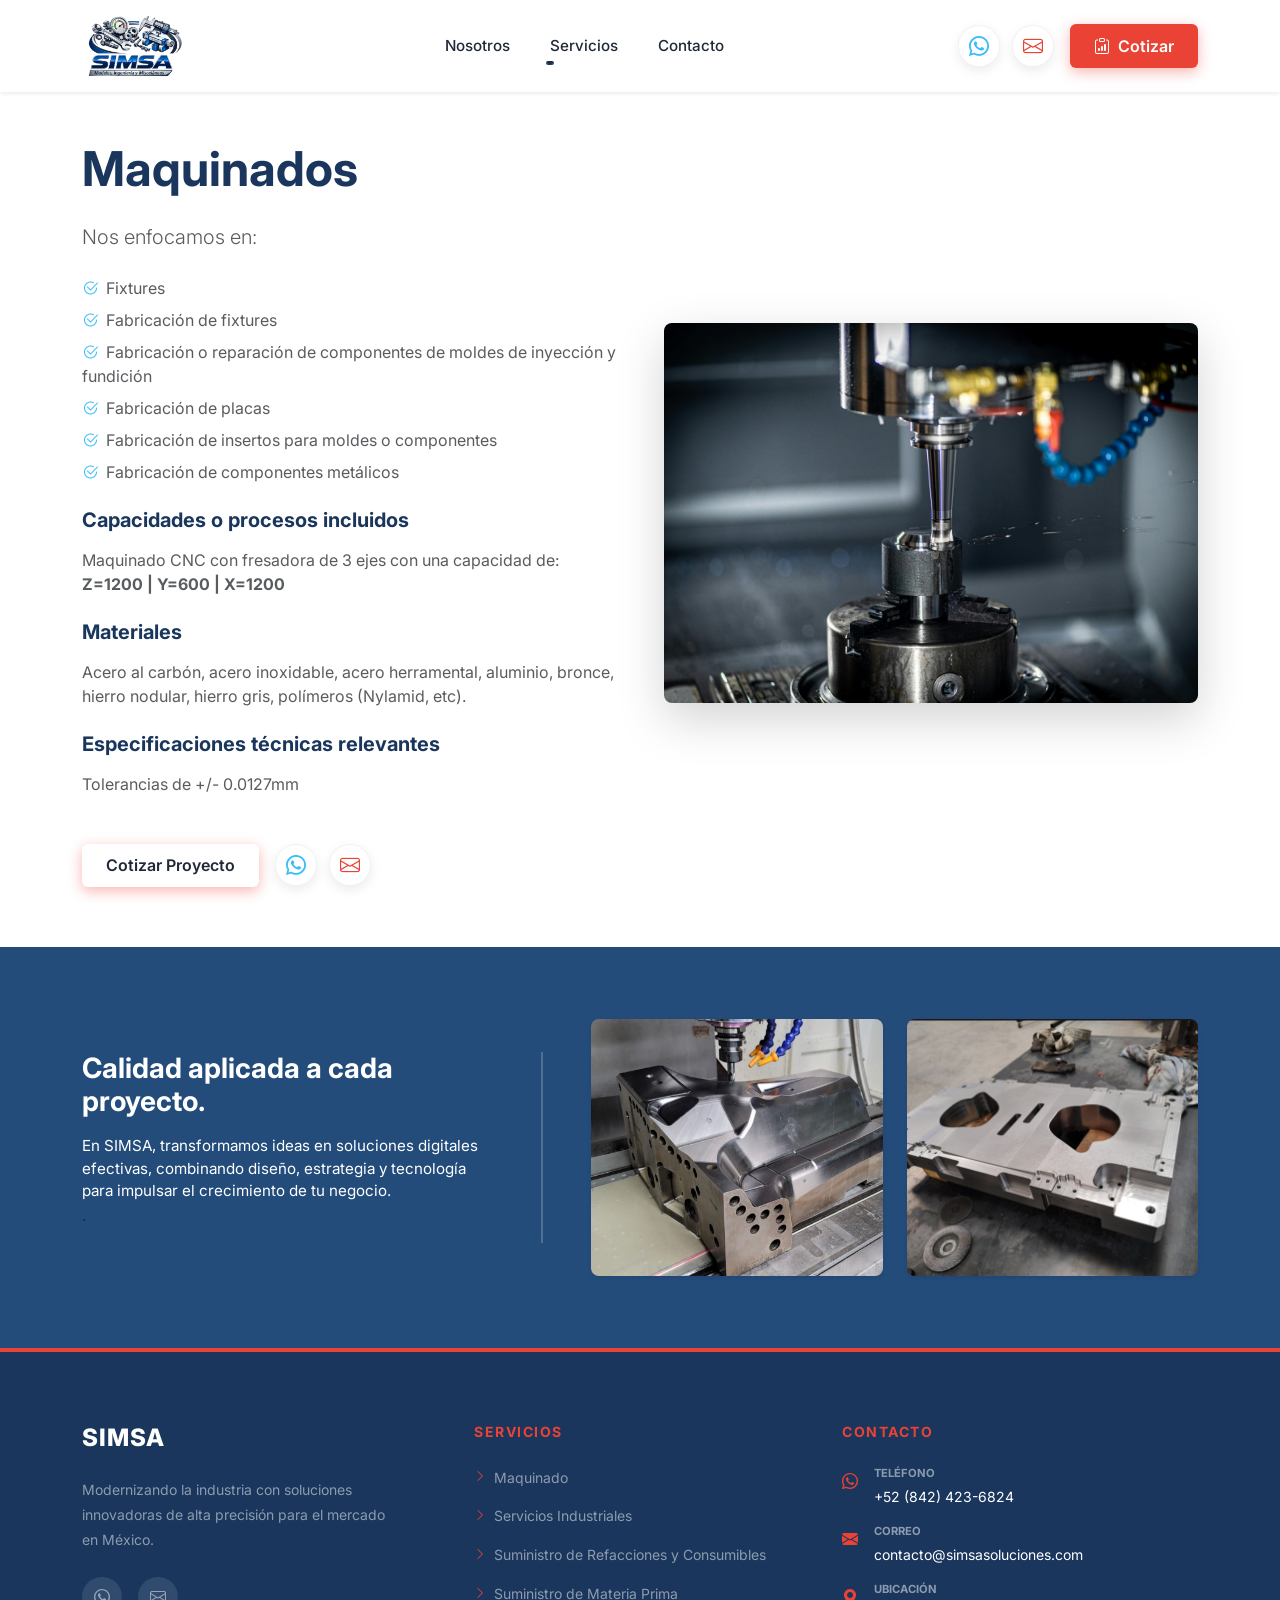
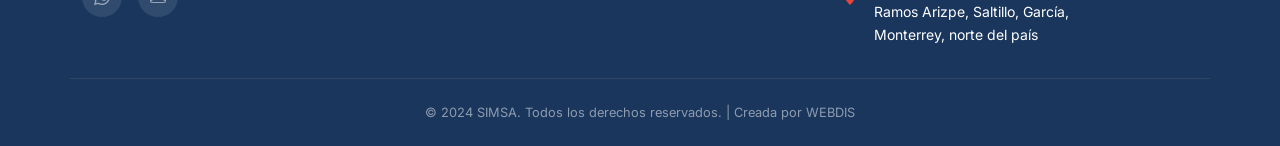
<file: maquinado.html>
<!DOCTYPE html>
<html lang="es">

<head>
    <meta charset="UTF-8">
    <meta name="viewport" content="width=device-width, initial-scale=1.0">
    <title>SIMSA - Maquinado</title>

    <!-- Google Fonts: Inter as the primary font -->
    <link rel="preconnect" href="https://fonts.googleapis.com">
    <link rel="preconnect" href="https://fonts.gstatic.com" crossorigin>
    <link href="https://fonts.googleapis.com/css2?family=Inter:wght@300;400;500;600;700;800&display=swap"
        rel="stylesheet">

    <!-- Bootstrap 5 CSS -->
    <link href="https://cdn.jsdelivr.net/npm/bootstrap@5.3.2/dist/css/bootstrap.min.css" rel="stylesheet">

    <!-- Bootstrap Icons -->
    <link rel="stylesheet" href="https://cdn.jsdelivr.net/npm/bootstrap-icons@1.11.1/font/bootstrap-icons.css">

    <!-- Custom CSS -->
    <link rel="stylesheet" href="css/style.css">
</head>

<body tabindex="0">

    <!-- Navbar -->
    <nav class="navbar navbar-expand-lg fixed-top py-3 bg-white shadow-sm" id="mainNavbar">
        <div class="container">
            <a class="navbar-brand d-flex align-items-center" href="index.html">
                <img src="imagenes/logosimsa.png" alt="SIMSA Logo" height="70" class="me-2"
                    style="margin-top: -10px; margin-bottom: -10px; overflow: visible;"
                    onerror="this.src=''; this.alt='SIMSA';">
            </a>

            <button class="navbar-toggler" type="button" data-bs-toggle="collapse" data-bs-target="#navbarNav">
                <span class="navbar-toggler-icon"></span>
            </button>

            <div class="collapse navbar-collapse justify-content-center" id="navbarNav">
                <ul class="navbar-nav gap-4">
                    <li class="nav-item">
                        <a class="nav-link" href="index.html#nosotros">Nosotros</a>
                    </li>
                    <li class="nav-item dropdown">
                        <a class="nav-link dropdown-toggle" href="index.html#servicios" id="navbarDropdown"
                            role="button" data-bs-toggle="dropdown" aria-expanded="false">
                            Servicios
                        </a>
                        <ul class="dropdown-menu border-0 shadow-sm rounded-3 py-3" aria-labelledby="navbarDropdown">
                            <li><a class="dropdown-item py-2" href="maquinado.html">Maquinado</a></li>
                            <li><a class="dropdown-item py-2" href="servicios_industriales.html">Servicios
                                    Industriales</a></li>
                            <li><a class="dropdown-item py-2" href="suministro_refacciones.html">Suministro de
                                    Refacciones y Consumibles</a></li>
                            <li><a class="dropdown-item py-2" href="suministro_materia_prima.html">Suministro de Materia
                                    Prima</a></li>
                        </ul>
                    </li>
                    <li class="nav-item">
                        <a class="nav-link" href="index.html#contacto">Contacto</a>
                    </li>
                </ul>
            </div>

            <!-- Contact Icons & Button -->
            <div class="d-none d-lg-flex align-items-center gap-3">
                <div class="contact-group">
                    <a href="https://wa.me/5218424236824" target="_blank" class="btn-contact-quick whatsapp" title="WhatsApp">
                        <i class="bi bi-whatsapp"></i>
                    </a>
                    <a href="mailto:contacto@simsasoluciones.com" class="btn-contact-quick gmail" title="Gmail">
                        <i class="bi bi-envelope"></i>
                    </a>
                </div>
                <a href="index.html#contacto" class="btn btn-primary btn-brand d-flex align-items-center"><i
                        class="bi bi-clipboard-data me-2"></i>Cotizar</a>
            </div>
        </div>
    </nav>

    <!-- Main Service Content -->
    <section class="service-detail-section" style="padding-top: 140px; padding-bottom: 60px;">
        <div class="container">
            <div class="row align-items-center gx-5">
                <!-- Left: Text -->
                <div class="col-lg-6 mb-5 mb-lg-0">
                    <h1 class="display-5 fw-bold mb-4 reveal" style="color: var(--brand-blue-dark); transition-delay: 0.1s;">Maquinados</h1>
                    <p class="text-muted lead mb-4 reveal" style="transition-delay: 0.2s;">Nos enfocamos en:</p>
                    <ul class="text-muted mb-4 list-unstyled">
                        <li class="mb-2 reveal" style="transition-delay: 0.3s;"><i class="bi bi-check2-circle text-brand-green me-2"></i>Fixtures</li>
                        <li class="mb-2 reveal" style="transition-delay: 0.4s;"><i class="bi bi-check2-circle text-brand-green me-2"></i>Fabricación de fixtures</li>
                        <li class="mb-2 reveal" style="transition-delay: 0.5s;"><i class="bi bi-check2-circle text-brand-green me-2"></i>Fabricación o reparación de componentes de moldes de inyección y fundición</li>
                        <li class="mb-2 reveal" style="transition-delay: 0.6s;"><i class="bi bi-check2-circle text-brand-green me-2"></i>Fabricación de placas</li>
                        <li class="mb-2 reveal" style="transition-delay: 0.7s;"><i class="bi bi-check2-circle text-brand-green me-2"></i>Fabricación de insertos para moldes o componentes</li>
                        <li class="mb-2 reveal" style="transition-delay: 0.8s;"><i class="bi bi-check2-circle text-brand-green me-2"></i>Fabricación de componentes metálicos</li>
                    </ul>

                    <h5 class="fw-bold mb-3 mt-4 reveal" style="color: var(--brand-blue-dark); transition-delay: 0.9s;">Capacidades o procesos incluidos</h5>
                    <p class="text-muted mb-4 reveal" style="transition-delay: 1.0s;">Maquinado CNC con fresadora de 3 ejes con una capacidad de:<br>
                    <strong>Z=1200 | Y=600 | X=1200</strong></p>

                    <h5 class="fw-bold mb-3 mt-4 reveal" style="color: var(--brand-blue-dark); transition-delay: 1.1s;">Materiales</h5>
                    <p class="text-muted mb-4 reveal" style="transition-delay: 1.2s;">Acero al carbón, acero inoxidable, acero herramental, aluminio, bronce, hierro nodular, hierro gris, polímeros (Nylamid, etc).</p>

                    <h5 class="fw-bold mb-3 mt-4 reveal" style="color: var(--brand-blue-dark); transition-delay: 1.3s;">Especificaciones técnicas relevantes</h5>
                    <p class="text-muted mb-5 reveal" style="transition-delay: 1.4s;">Tolerancias de +/- 0.0127mm</p>
                    
                    <div class="d-flex align-items-center gap-3 mt-4">
                        <a href="index.html#contacto" class="btn btn-brand reveal" style="transition-delay: 1.5s;">Cotizar Proyecto</a>
                        <div class="contact-group reveal" style="transition-delay: 1.6s;">
                            <a href="https://wa.me/5218424236824" target="_blank" class="btn-contact-quick whatsapp" title="WhatsApp">
                                <i class="bi bi-whatsapp"></i>
                            </a>
                            <a href="mailto:contacto@simsasoluciones.com" class="btn-contact-quick gmail" title="Gmail">
                                <i class="bi bi-envelope"></i>
                            </a>
                        </div>
                    </div>
                </div>
                <!-- Right: Image -->
                <div class="col-lg-6 reveal" style="transition-delay: 0.4s;">
                    <img src="imagenes/servicio_maquinado1.jpg" alt="Maquinados CNC" class="img-fluid rounded-3 shadow-lg w-100" style="height: 380px; object-fit: cover;">
                </div>
            </div>
        </div>
    </section>

    <!-- Bottom blue info section -->
    <section class="service-info-section py-5 d-flex align-items-center" style="min-height: 250px;">
        <div class="container py-4">
            <div class="row align-items-center gx-5">
                <!-- Left: Title and text -->
                <div class="col-lg-5 col-md-12 info-blue-left pe-lg-5">
                    <h3 class="fw-bold text-white mb-3">
  Calidad aplicada a cada proyecto.
</h3>

<p class="text-white mb-0 mt-1" style="font-size: 0.95rem;">
  En SIMSA, transformamos ideas en soluciones digitales efectivas, 
  combinando diseño, estrategia y tecnología para impulsar el crecimiento de tu negocio.
</p>
.</p>
                </div>
                <!-- Right: Two white boxes -->
                <div class="col-lg-7 col-md-12 ps-lg-5 mt-4 mt-lg-0">
                    <div class="row g-4 justify-content-center">

                        <!--imagen 1-->
                        <div class="col-sm-6 reveal" style="transition-delay: 0.2s;">
                            <img src="imagenes/servicio_maquinado2.jpeg" alt="Descripción 1" class="rounded-3 shadow-sm w-100 h-100" style="object-fit: cover; min-height: 140px;">
                        </div>
                        
                        <!--imagen 2-->
                        <div class="col-sm-6 reveal" style="transition-delay: 0.2s;">
                            <img src="imagenes/servicio_maquinado3.jpeg" alt="Descripción 1" class="rounded-3 shadow-sm w-100 h-100" style="object-fit: cover; min-height: 140px;">
                        </div>
                        
                    </div>
                </div>
            </div>
        </div>
    </section>

    <!-- Footer -->
    <footer class="footer pt-5 pb-4 mt-auto" style="background-color: var(--brand-blue-dark, #1a365d); border-top: 4px solid var(--brand-red, #ea4335);">
        <div class="container">
            <div class="row pt-4 pb-3">
                <!-- Branding -->
                <div class="col-lg-4 mb-4 mb-lg-0 pe-lg-5">
                    <h5 class="fw-black mb-4 text-white fs-4" style="letter-spacing: 1px;">SIMSA</h5>
                    <p class="text-white-50 small mb-4" style="line-height: 1.8;">
                        Modernizando la industria con soluciones innovadoras de alta precisión para el mercado en México.
                    </p>
                    <div class="d-flex align-items-center gap-3 mt-3">
                        <a href="https://wa.me/5218424236824" target="_blank" class="text-white-50 bg-light bg-opacity-10 rounded-circle d-flex align-items-center justify-content-center transition-all bg-hover-brand" style="width: 40px; height: 40px; text-decoration: none;" title="WhatsApp">
                            <i class="bi bi-whatsapp"></i>
                        </a>
                        <a href="mailto:contacto@simsasoluciones.com" class="text-white-50 bg-light bg-opacity-10 rounded-circle d-flex align-items-center justify-content-center transition-all bg-hover-brand" style="width: 40px; height: 40px; text-decoration: none;" title="Email">
                            <i class="bi bi-envelope"></i>
                        </a>
                    </div>
                </div>

                <!-- Services -->
                <div class="col-lg-4 col-md-6 mb-4 mb-md-0 ps-lg-4">
                    <h6 class="fw-bold mb-4 text-brand-red text-uppercase small" style="letter-spacing: 1.5px;">Servicios</h6>
                    <ul class="list-unstyled mb-0 d-flex flex-column gap-3 text-white-50 small">
                        <li>
                            <a href="maquinado.html" class="text-white-50 text-decoration-none d-inline-flex align-items-center transition-all footer-link">
                                <i class="bi bi-chevron-right me-2 text-brand-red small"></i>Maquinado
                            </a>
                        </li>
                        <li>
                            <a href="servicios_industriales.html" class="text-white-50 text-decoration-none d-inline-flex align-items-center transition-all footer-link">
                                <i class="bi bi-chevron-right me-2 text-brand-red small"></i>Servicios Industriales
                            </a>
                        </li>
                        <li>
                            <a href="suministro_refacciones.html" class="text-white-50 text-decoration-none d-inline-flex align-items-center transition-all footer-link">
                                <i class="bi bi-chevron-right me-2 text-brand-red small"></i>Suministro de Refacciones y Consumibles
                            </a>
                        </li>
                        <li>
                            <a href="suministro_materia_prima.html" class="text-white-50 text-decoration-none d-inline-flex align-items-center transition-all footer-link">
                                <i class="bi bi-chevron-right me-2 text-brand-red small"></i>Suministro de Materia Prima
                            </a>
                        </li>
                    </ul>
                </div>

                <!-- Contact -->
                <div class="col-lg-4 col-md-6">
                    <h6 class="fw-bold mb-4 text-brand-red text-uppercase small" style="letter-spacing: 1.5px;">Contacto</h6>
                    <ul class="list-unstyled mb-0 d-flex flex-column gap-3 text-white-50 small">
                        <li class="d-flex align-items-start">
                            <i class="bi bi-whatsapp mt-1 me-3 text-brand-red fs-6"></i>
                            <div>
                                <span class="d-block small text-uppercase fw-bold text-white-50 mb-1" style="font-size: 0.7rem;">Teléfono</span>
                                <a href="https://wa.me/5218424236824" target="_blank" class="text-white text-decoration-none transition-all footer-link">
                                    +52 (842) 423-6824
                                </a>
                            </div>
                        </li>
                        <li class="d-flex align-items-start">
                            <i class="bi bi-envelope-fill mt-1 me-3 text-brand-red fs-6"></i>
                            <div>
                                <span class="d-block small text-uppercase fw-bold text-white-50 mb-1" style="font-size: 0.7rem;">Correo</span>
                                <a href="mailto:contacto@simsasoluciones.com" class="text-white text-decoration-none transition-all footer-link">
                                    contacto@simsasoluciones.com
                                </a>
                            </div>
                        </li>
                        <li class="d-flex align-items-start">
                            <i class="bi bi-geo-alt-fill mt-1 me-3 text-brand-red fs-6"></i>
                            <div>
                                <span class="d-block small text-uppercase fw-bold text-white-50 mb-1" style="font-size: 0.7rem;">Ubicación</span>
                                <span class="text-white" style="line-height: 1.6;">Ramos Arizpe, Saltillo, García,<br>Monterrey, norte del país</span>
                            </div>
                        </li>
                    </ul>
                </div>
            </div>
        </div>
        
        <!-- Copyright Bottom -->
        <div class="container mt-3 pt-4 border-top border-secondary border-opacity-25">
            <div class="row align-items-center">
                <div class="col-12 text-center">
                    <p class="mb-0 text-white-50" style="font-size: 0.8rem;">&copy; 2024 SIMSA. Todos los derechos reservados. | Creada por WEBDIS</p>
                </div>
            </div>
        </div>
        
        <style>
            .footer-link:hover { color: #ffffff !important; transform: translateX(3px); }
            .bg-hover-brand:hover { background-color: var(--brand-red, #ea4335) !important; color: #ffffff !important; opacity: 1 !important; transform: translateY(-3px); }
        </style>
    </footer>

    <!-- Bootstrap JS -->
    <script src="https://cdn.jsdelivr.net/npm/bootstrap@5.3.2/dist/js/bootstrap.bundle.min.js"></script>

    <!-- Custom JS -->
    <script src="js/main.js"></script>
</body>

</html>
</file>
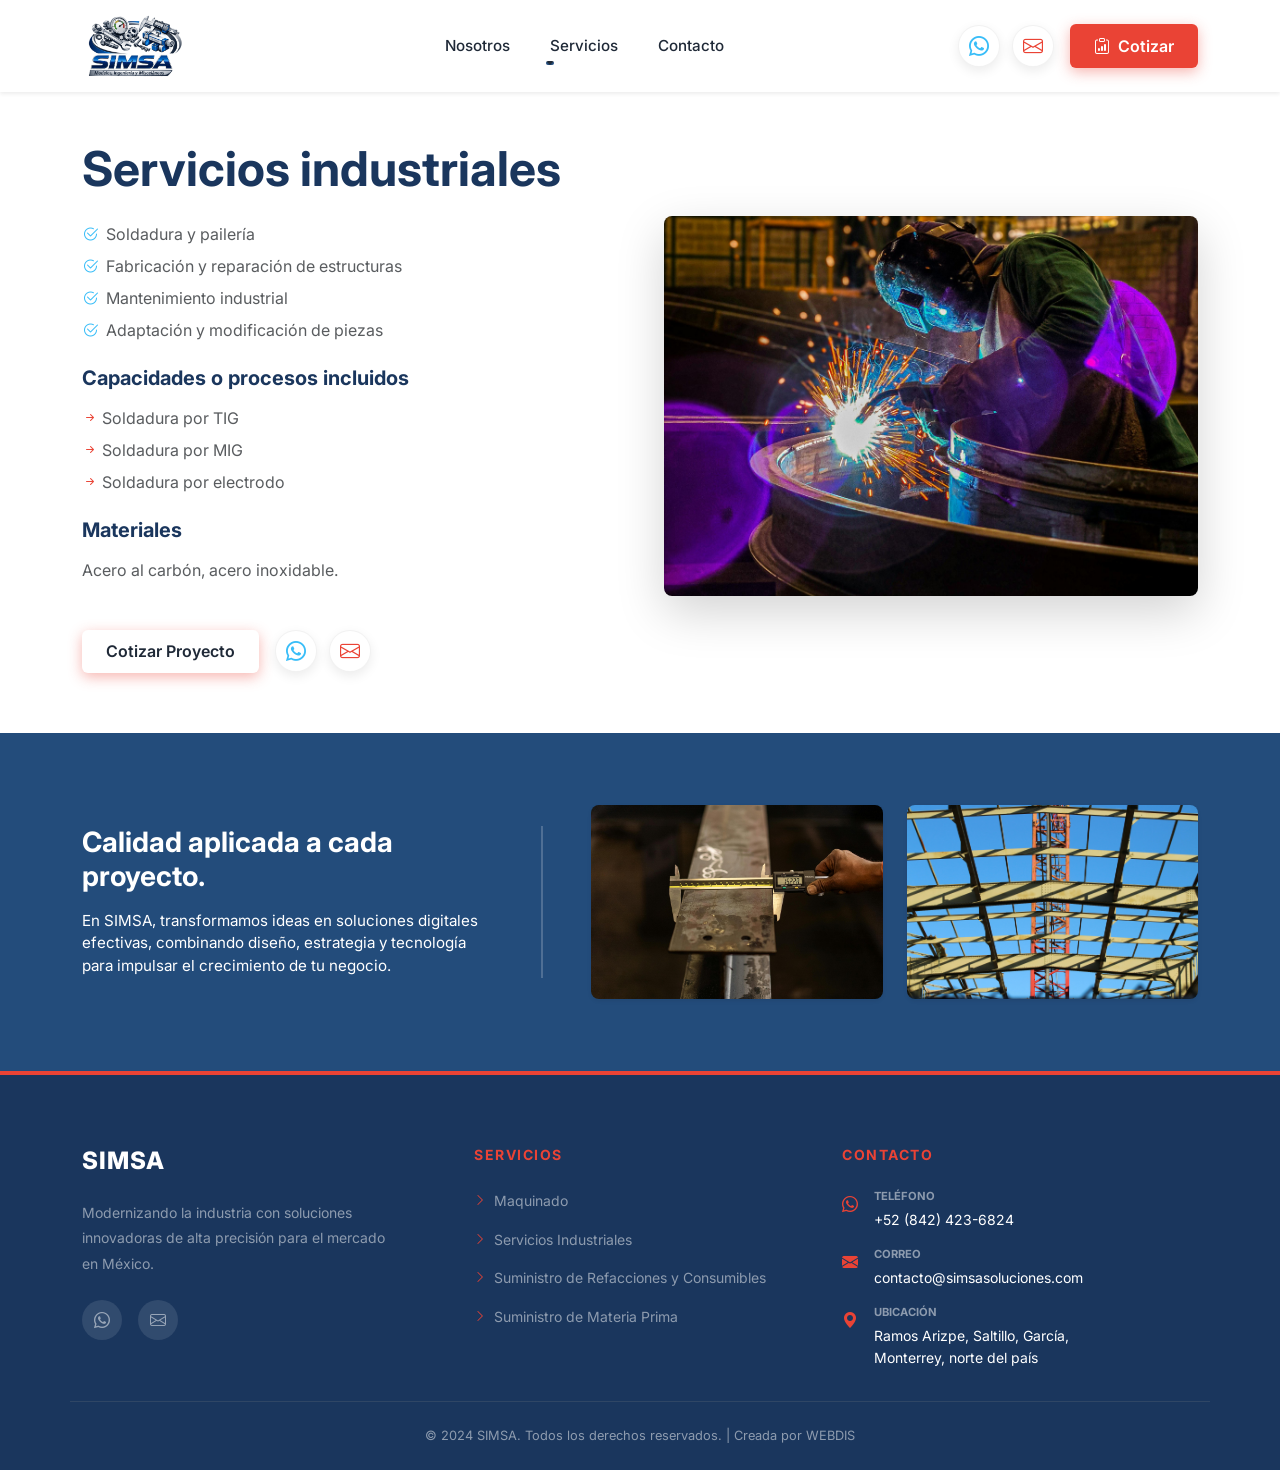
<file: servicios_industriales.html>
<!DOCTYPE html>
<html lang="es">

<head>
    <meta charset="UTF-8">
    <meta name="viewport" content="width=device-width, initial-scale=1.0">
    <title>SIMSA - Servicios Industriales</title>

    <!-- Google Fonts: Inter as the primary font -->
    <link rel="preconnect" href="https://fonts.googleapis.com">
    <link rel="preconnect" href="https://fonts.gstatic.com" crossorigin>
    <link href="https://fonts.googleapis.com/css2?family=Inter:wght@300;400;500;600;700;800&display=swap"
        rel="stylesheet">

    <!-- Bootstrap 5 CSS -->
    <link href="https://cdn.jsdelivr.net/npm/bootstrap@5.3.2/dist/css/bootstrap.min.css" rel="stylesheet">

    <!-- Bootstrap Icons -->
    <link rel="stylesheet" href="https://cdn.jsdelivr.net/npm/bootstrap-icons@1.11.1/font/bootstrap-icons.css">

    <!-- Custom CSS -->
    <link rel="stylesheet" href="css/style.css">
</head>

<body tabindex="0">

    <!-- Navbar -->
    <nav class="navbar navbar-expand-lg fixed-top py-3 bg-white shadow-sm" id="mainNavbar">
        <div class="container">
            <a class="navbar-brand d-flex align-items-center" href="index.html">
                <img src="imagenes/logosimsa.png" alt="SIMSA Logo" height="70" class="me-2"
                    style="margin-top: -10px; margin-bottom: -10px; overflow: visible;"
                    onerror="this.src=''; this.alt='SIMSA';">
            </a>

            <button class="navbar-toggler" type="button" data-bs-toggle="collapse" data-bs-target="#navbarNav">
                <span class="navbar-toggler-icon"></span>
            </button>

            <div class="collapse navbar-collapse justify-content-center" id="navbarNav">
                <ul class="navbar-nav gap-4">
                    <li class="nav-item">
                        <a class="nav-link" href="index.html#nosotros">Nosotros</a>
                    </li>
                    <li class="nav-item dropdown">
                        <a class="nav-link dropdown-toggle" href="index.html#servicios" id="navbarDropdown"
                            role="button" data-bs-toggle="dropdown" aria-expanded="false">
                            Servicios
                        </a>
                        <ul class="dropdown-menu border-0 shadow-sm rounded-3 py-3" aria-labelledby="navbarDropdown">
                            <li><a class="dropdown-item py-2" href="maquinado.html">Maquinado</a></li>
                            <li><a class="dropdown-item py-2" href="servicios_industriales.html">Servicios
                                    Industriales</a></li>
                            <li><a class="dropdown-item py-2" href="suministro_refacciones.html">Suministro de
                                    Refacciones y Consumibles</a></li>
                            <li><a class="dropdown-item py-2" href="suministro_materia_prima.html">Suministro de Materia
                                    Prima</a></li>
                        </ul>
                    </li>
                    <li class="nav-item">
                        <a class="nav-link" href="index.html#contacto">Contacto</a>
                    </li>
                </ul>
            </div>

            <!-- Contact Icons & Button -->
            <div class="d-none d-lg-flex align-items-center gap-3">
                <div class="contact-group">
                    <a href="https://wa.me/5218424236824" target="_blank" class="btn-contact-quick whatsapp" title="WhatsApp">
                        <i class="bi bi-whatsapp"></i>
                    </a>
                    <a href="mailto:contacto@simsasoluciones.com" class="btn-contact-quick gmail" title="Gmail">
                        <i class="bi bi-envelope"></i>
                    </a>
                </div>
                <a href="index.html#contacto" class="btn btn-primary btn-brand d-flex align-items-center"><i
                        class="bi bi-clipboard-data me-2"></i>Cotizar</a>
            </div>
        </div>
    </nav>

    <!-- Main Service Content -->
    <section class="service-detail-section" style="padding-top: 140px; padding-bottom: 60px;">
        <div class="container">
            <div class="row align-items-center gx-5">
                <!-- Left: Text -->
                <div class="col-lg-6 mb-5 mb-lg-0">
                    <h1 class="display-5 fw-bold mb-4 reveal" style="color: var(--brand-blue-dark); transition-delay: 0.1s;">Servicios industriales</h1>
                    <ul class="text-muted mb-4 list-unstyled">
                        <li class="mb-2 reveal" style="transition-delay: 0.3s;"><i class="bi bi-check2-circle text-brand-green me-2"></i>Soldadura y pailería</li>
                        <li class="mb-2 reveal" style="transition-delay: 0.4s;"><i class="bi bi-check2-circle text-brand-green me-2"></i>Fabricación y reparación de estructuras</li>
                        <li class="mb-2 reveal" style="transition-delay: 0.5s;"><i class="bi bi-check2-circle text-brand-green me-2"></i>Mantenimiento industrial</li>
                        <li class="mb-2 reveal" style="transition-delay: 0.6s;"><i class="bi bi-check2-circle text-brand-green me-2"></i>Adaptación y modificación de piezas</li>
                    </ul>

                    <h5 class="fw-bold mb-3 mt-4 reveal" style="color: var(--brand-blue-dark); transition-delay: 0.7s;">Capacidades o procesos incluidos</h5>
                    <ul class="text-muted mb-4 list-unstyled">
                        <li class="mb-2 reveal" style="transition-delay: 0.8s;"><i class="bi bi-arrow-right-short text-brand-red me-1"></i>Soldadura por TIG</li>
                        <li class="mb-2 reveal" style="transition-delay: 0.9s;"><i class="bi bi-arrow-right-short text-brand-red me-1"></i>Soldadura por MIG</li>
                        <li class="mb-2 reveal" style="transition-delay: 1.0s;"><i class="bi bi-arrow-right-short text-brand-red me-1"></i>Soldadura por electrodo</li>
                    </ul>

                    <h5 class="fw-bold mb-3 mt-4 reveal" style="color: var(--brand-blue-dark); transition-delay: 1.1s;">Materiales</h5>
                    <p class="text-muted mb-5 reveal" style="transition-delay: 1.2s;">Acero al carbón, acero inoxidable.</p>

                    <div class="d-flex align-items-center gap-3 mt-4">
                        <a href="index.html#contacto" class="btn btn-brand reveal" style="transition-delay: 1.3s;">Cotizar Proyecto</a>
                        <div class="contact-group reveal" style="transition-delay: 1.4s;">
                            <a href="https://wa.me/5218424236824" target="_blank" class="btn-contact-quick whatsapp" title="WhatsApp">
                                <i class="bi bi-whatsapp"></i>
                            </a>
                            <a href="mailto:contacto@simsasoluciones.com" class="btn-contact-quick gmail" title="Gmail">
                                <i class="bi bi-envelope"></i>
                            </a>
                        </div>
                    </div>
                </div>
                <!-- Right: Image -->
                <div class="col-lg-6 reveal" style="transition-delay: 0.4s;">
                    <img src="imagenes/servicios_industriales1.jpg" alt="Servicios Industriales SIMSA" class="img-fluid rounded-3 shadow-lg w-100" style="height: 380px; object-fit: cover;">
                </div>
            </div>
        </div>
    </section>

    <!-- Bottom blue info section -->
    <section class="service-info-section py-5 d-flex align-items-center" style="min-height: 250px;">
        <div class="container py-4">
            <div class="row align-items-center gx-5">
                <!-- Left: Title and text -->
                <div class="col-lg-5 col-md-12 info-blue-left pe-lg-5">
                    <h3 class="fw-bold text-white mb-3">Calidad aplicada a cada proyecto.<br></h3>
                    <p class="text-white mb-0 mt-1" style="font-size: 0.95rem;">
  En SIMSA, transformamos ideas en soluciones digitales efectivas, 
  combinando diseño, estrategia y tecnología para impulsar el crecimiento de tu negocio.
</p>
                    <p class="text-white-50 mb-0" style="font-size: 0.95rem;"></p>
                </div>
                <!-- Right: Two white boxes -->
                <div class="col-lg-7 col-md-12 ps-lg-5 mt-4 mt-lg-0">
                    <div class="row g-4 justify-content-center">

                        <!--imagen 1-->
                        <div class="col-sm-6 reveal" style="transition-delay: 0.2s;">
                            <img src="imagenes/servicios_industriales2.jpg" alt="Descripción 1" class="rounded-3 shadow-sm w-100 h-100" style="object-fit: cover; min-height: 140px;">
                        </div>
                        
                        <!--imagen 2-->
                        <div class="col-sm-6 reveal" style="transition-delay: 0.2s;">
                            <img src="imagenes/servicio_industrial3.jpg" alt="Descripción 1" class="rounded-3 shadow-sm w-100 h-100" style="object-fit: cover; min-height: 140px;">
                        </div>
                    </div>
                </div>    
            </div>
        </div>
    </section>

    <!-- Footer -->
    <footer class="footer pt-5 pb-4 mt-auto" style="background-color: var(--brand-blue-dark, #1a365d); border-top: 4px solid var(--brand-red, #ea4335);">
        <div class="container">
            <div class="row pt-4 pb-3">
                <!-- Branding -->
                <div class="col-lg-4 mb-4 mb-lg-0 pe-lg-5">
                    <h5 class="fw-black mb-4 text-white fs-4" style="letter-spacing: 1px;">SIMSA</h5>
                    <p class="text-white-50 small mb-4" style="line-height: 1.8;">
                        Modernizando la industria con soluciones innovadoras de alta precisión para el mercado en México.
                    </p>
                    <div class="d-flex align-items-center gap-3 mt-3">
                        <a href="https://wa.me/5218424236824" target="_blank" class="text-white-50 bg-light bg-opacity-10 rounded-circle d-flex align-items-center justify-content-center transition-all bg-hover-brand" style="width: 40px; height: 40px; text-decoration: none;" title="WhatsApp">
                            <i class="bi bi-whatsapp"></i>
                        </a>
                        <a href="mailto:contacto@simsasoluciones.com" class="text-white-50 bg-light bg-opacity-10 rounded-circle d-flex align-items-center justify-content-center transition-all bg-hover-brand" style="width: 40px; height: 40px; text-decoration: none;" title="Email">
                            <i class="bi bi-envelope"></i>
                        </a>
                    </div>
                </div>

                <!-- Services -->
                <div class="col-lg-4 col-md-6 mb-4 mb-md-0 ps-lg-4">
                    <h6 class="fw-bold mb-4 text-brand-red text-uppercase small" style="letter-spacing: 1.5px;">Servicios</h6>
                    <ul class="list-unstyled mb-0 d-flex flex-column gap-3 text-white-50 small">
                        <li>
                            <a href="maquinado.html" class="text-white-50 text-decoration-none d-inline-flex align-items-center transition-all footer-link">
                                <i class="bi bi-chevron-right me-2 text-brand-red small"></i>Maquinado
                            </a>
                        </li>
                        <li>
                            <a href="servicios_industriales.html" class="text-white-50 text-decoration-none d-inline-flex align-items-center transition-all footer-link">
                                <i class="bi bi-chevron-right me-2 text-brand-red small"></i>Servicios Industriales
                            </a>
                        </li>
                        <li>
                            <a href="suministro_refacciones.html" class="text-white-50 text-decoration-none d-inline-flex align-items-center transition-all footer-link">
                                <i class="bi bi-chevron-right me-2 text-brand-red small"></i>Suministro de Refacciones y Consumibles
                            </a>
                        </li>
                        <li>
                            <a href="suministro_materia_prima.html" class="text-white-50 text-decoration-none d-inline-flex align-items-center transition-all footer-link">
                                <i class="bi bi-chevron-right me-2 text-brand-red small"></i>Suministro de Materia Prima
                            </a>
                        </li>
                    </ul>
                </div>

                <!-- Contact -->
                <div class="col-lg-4 col-md-6">
                    <h6 class="fw-bold mb-4 text-brand-red text-uppercase small" style="letter-spacing: 1.5px;">Contacto</h6>
                    <ul class="list-unstyled mb-0 d-flex flex-column gap-3 text-white-50 small">
                        <li class="d-flex align-items-start">
                            <i class="bi bi-whatsapp mt-1 me-3 text-brand-red fs-6"></i>
                            <div>
                                <span class="d-block small text-uppercase fw-bold text-white-50 mb-1" style="font-size: 0.7rem;">Teléfono</span>
                                <a href="https://wa.me/5218424236824" target="_blank" class="text-white text-decoration-none transition-all footer-link">
                                    +52 (842) 423-6824
                                </a>
                            </div>
                        </li>
                        <li class="d-flex align-items-start">
                            <i class="bi bi-envelope-fill mt-1 me-3 text-brand-red fs-6"></i>
                            <div>
                                <span class="d-block small text-uppercase fw-bold text-white-50 mb-1" style="font-size: 0.7rem;">Correo</span>
                                <a href="mailto:contacto@simsasoluciones.com" class="text-white text-decoration-none transition-all footer-link">
                                    contacto@simsasoluciones.com
                                </a>
                            </div>
                        </li>
                        <li class="d-flex align-items-start">
                            <i class="bi bi-geo-alt-fill mt-1 me-3 text-brand-red fs-6"></i>
                            <div>
                                <span class="d-block small text-uppercase fw-bold text-white-50 mb-1" style="font-size: 0.7rem;">Ubicación</span>
                                <span class="text-white" style="line-height: 1.6;">Ramos Arizpe, Saltillo, García,<br>Monterrey, norte del país</span>
                            </div>
                        </li>
                    </ul>
                </div>
            </div>
        </div>
        
        <!-- Copyright Bottom -->
        <div class="container mt-3 pt-4 border-top border-secondary border-opacity-25">
            <div class="row align-items-center">
                <div class="col-12 text-center">
                    <p class="mb-0 text-white-50" style="font-size: 0.8rem;">&copy; 2024 SIMSA. Todos los derechos reservados. | Creada por WEBDIS</p>
                </div>
            </div>
        </div>
        
        <style>
            .footer-link:hover { color: #ffffff !important; transform: translateX(3px); }
            .bg-hover-brand:hover { background-color: var(--brand-red, #ea4335) !important; color: #ffffff !important; opacity: 1 !important; transform: translateY(-3px); }
        </style>
    </footer>

    <!-- Bootstrap JS -->
    <script src="https://cdn.jsdelivr.net/npm/bootstrap@5.3.2/dist/js/bootstrap.bundle.min.js"></script>

    <!-- Custom JS -->
    <script src="js/main.js"></script>
</body>

</html>
</file>
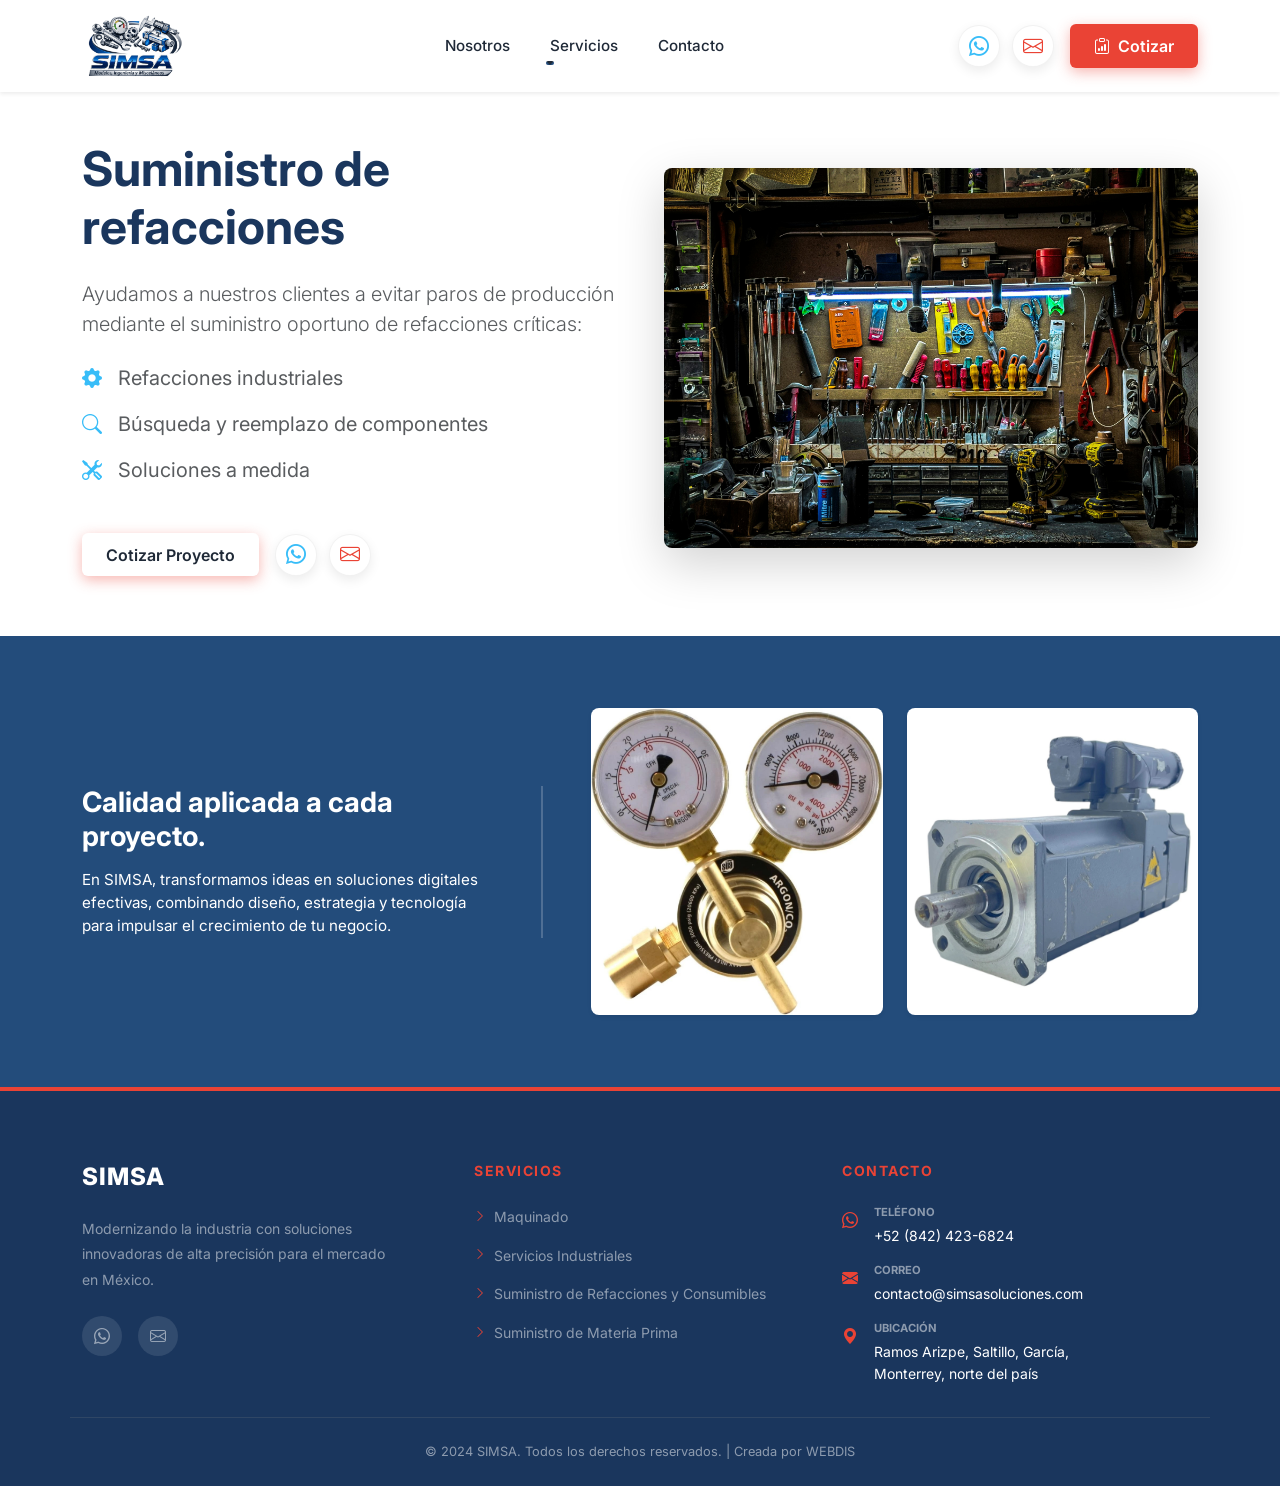
<file: suministro_refacciones.html>
<!DOCTYPE html>
<html lang="es">

<head>
    <meta charset="UTF-8">
    <meta name="viewport" content="width=device-width, initial-scale=1.0">
    <title>SIMSA - Suministro de Refacciones y Consumibles</title>

    <!-- Google Fonts: Inter as the primary font -->
    <link rel="preconnect" href="https://fonts.googleapis.com">
    <link rel="preconnect" href="https://fonts.gstatic.com" crossorigin>
    <link href="https://fonts.googleapis.com/css2?family=Inter:wght@300;400;500;600;700;800&display=swap"
        rel="stylesheet">

    <!-- Bootstrap 5 CSS -->
    <link href="https://cdn.jsdelivr.net/npm/bootstrap@5.3.2/dist/css/bootstrap.min.css" rel="stylesheet">

    <!-- Bootstrap Icons -->
    <link rel="stylesheet" href="https://cdn.jsdelivr.net/npm/bootstrap-icons@1.11.1/font/bootstrap-icons.css">

    <!-- Custom CSS -->
    <link rel="stylesheet" href="css/style.css">
</head>

<body tabindex="0">

    <!-- Navbar -->
    <nav class="navbar navbar-expand-lg fixed-top py-3 bg-white shadow-sm" id="mainNavbar">
        <div class="container">
            <a class="navbar-brand d-flex align-items-center" href="index.html">
                <img src="imagenes/logosimsa.png" alt="SIMSA Logo" height="70" class="me-2"
                    style="margin-top: -10px; margin-bottom: -10px; overflow: visible;"
                    onerror="this.src=''; this.alt='SIMSA';">
            </a>

            <button class="navbar-toggler" type="button" data-bs-toggle="collapse" data-bs-target="#navbarNav">
                <span class="navbar-toggler-icon"></span>
            </button>

            <div class="collapse navbar-collapse justify-content-center" id="navbarNav">
                <ul class="navbar-nav gap-4">
                    <li class="nav-item">
                        <a class="nav-link" href="index.html#nosotros">Nosotros</a>
                    </li>
                    <li class="nav-item dropdown">
                        <a class="nav-link dropdown-toggle" href="index.html#servicios" id="navbarDropdown" role="button"
                            data-bs-toggle="dropdown" aria-expanded="false">
                            Servicios
                        </a>
                        <ul class="dropdown-menu border-0 shadow-sm rounded-3 py-3" aria-labelledby="navbarDropdown">
                            <li><a class="dropdown-item py-2" href="maquinado.html">Maquinado</a></li>
                            <li><a class="dropdown-item py-2" href="servicios_industriales.html">Servicios Industriales</a></li>
                            <li><a class="dropdown-item py-2" href="suministro_refacciones.html">Suministro de Refacciones y Consumibles</a></li>
                            <li><a class="dropdown-item py-2" href="suministro_materia_prima.html">Suministro de Materia Prima</a></li>
                        </ul>
                    </li>
                    <li class="nav-item">
                        <a class="nav-link" href="index.html#contacto">Contacto</a>
                    </li>
                </ul>
            </div>

            <!-- Contact Icons & Button -->
            <div class="d-none d-lg-flex align-items-center gap-3">
                <div class="contact-group">
                    <a href="https://wa.me/5218424236824" target="_blank" class="btn-contact-quick whatsapp" title="WhatsApp">
                        <i class="bi bi-whatsapp"></i>
                    </a>
                    <a href="mailto:contacto@simsasoluciones.com" class="btn-contact-quick gmail" title="Gmail">
                        <i class="bi bi-envelope"></i>
                    </a>
                </div>
                <a href="index.html#contacto" class="btn btn-primary btn-brand d-flex align-items-center"><i
                        class="bi bi-clipboard-data me-2"></i>Cotizar</a>
            </div>
        </div>
    </nav>

    <!-- Main Service Content -->
    <section class="service-detail-section" style="padding-top: 140px; padding-bottom: 60px;">
        <div class="container">
            <div class="row align-items-center gx-5">
                <!-- Left: Text -->
                <div class="col-lg-6 mb-5 mb-lg-0">
                    <h1 class="display-5 fw-bold mb-4 reveal" style="color: var(--brand-blue-dark); transition-delay: 0.1s;">Suministro de refacciones</h1>
                    <p class="text-muted lead mb-4 reveal" style="transition-delay: 0.2s;">Ayudamos a nuestros clientes a evitar paros de producción mediante el suministro oportuno de refacciones críticas:</p>
                    <ul class="text-muted mb-5 list-unstyled fs-5">
                        <li class="mb-3 reveal" style="transition-delay: 0.3s;"><i class="bi bi-gear-fill text-brand-green me-3"></i>Refacciones industriales</li>
                        <li class="mb-3 reveal" style="transition-delay: 0.4s;"><i class="bi bi-search text-brand-green me-3"></i>Búsqueda y reemplazo de componentes</li>
                        <li class="mb-3 reveal" style="transition-delay: 0.5s;"><i class="bi bi-tools text-brand-green me-3"></i>Soluciones a medida</li>
                    </ul>
                    
                    <div class="d-flex align-items-center gap-3 mt-4">
                        <a href="index.html#contacto" class="btn btn-brand reveal" style="transition-delay: 0.6s;">Cotizar Proyecto</a>
                        <div class="contact-group reveal" style="transition-delay: 0.7s;">
                            <a href="https://wa.me/5218424236824" target="_blank" class="btn-contact-quick whatsapp" title="WhatsApp">
                                <i class="bi bi-whatsapp"></i>
                            </a>
                            <a href="mailto:contacto@simsasoluciones.com" class="btn-contact-quick gmail" title="Gmail">
                                <i class="bi bi-envelope"></i>
                            </a>
                        </div>
                    </div>
                </div>
                <!-- Right: Image -->
                <div class="col-lg-6 reveal" style="transition-delay: 0.4s;">
                    <img src="imagenes/servicio_refacciones1.jpg" alt="Suministro de Refacciones SIMSA" class="img-fluid rounded-3 shadow-lg w-100" style="height: 380px; object-fit: cover;">
                </div>
            </div>
        </div>
    </section>

    <!-- Bottom blue info section -->
    <section class="service-info-section py-5 d-flex align-items-center" style="min-height: 250px;">
        <div class="container py-4">
            <div class="row align-items-center gx-5">
                <!-- Left: Title and text -->
                <div class="col-lg-5 col-md-12 info-blue-left pe-lg-5">
                    <h3 class="fw-bold text-white mb-3">Calidad aplicada a cada proyecto.<br></h3>
                    <p class="text-white mb-0 mt-1" style="font-size: 0.95rem;">
  En SIMSA, transformamos ideas en soluciones digitales efectivas, 
  combinando diseño, estrategia y tecnología para impulsar el crecimiento de tu negocio.
</p>
                    <p class="text-white-50 mb-0" style="font-size: 0.95rem;"></p>
                </div>
                <!-- Right: Two white boxes -->
                <div class="col-lg-7 col-md-12 ps-lg-5 mt-4 mt-lg-0">
                    <div class="row g-4 justify-content-center">

                        <!--imagen 1-->
                        <div class="col-sm-6 reveal" style="transition-delay: 0.2s;">
                            <img src="imagenes/servicio_refacciones2.jpeg" alt="Descripción 1" class="rounded-3 shadow-sm w-100 h-100" style="object-fit: cover; min-height: 140px;">
                        </div>
                        
                        <!--imagen 2-->
                        <div class="col-sm-6 reveal" style="transition-delay: 0.2s;">
                            <img src="imagenes/servicio_refacciones3.jpeg" alt="Descripción 1" class="rounded-3 shadow-sm w-100 h-100" style="object-fit: cover; min-height: 140px;">
                        </div>
                    </div>
                </div>
            </div>
        </div>
    </section>

    <!-- Footer -->
    <footer class="footer pt-5 pb-4 mt-auto" style="background-color: var(--brand-blue-dark, #1a365d); border-top: 4px solid var(--brand-red, #ea4335);">
        <div class="container">
            <div class="row pt-4 pb-3">
                <!-- Branding -->
                <div class="col-lg-4 mb-4 mb-lg-0 pe-lg-5">
                    <h5 class="fw-black mb-4 text-white fs-4" style="letter-spacing: 1px;">SIMSA</h5>
                    <p class="text-white-50 small mb-4" style="line-height: 1.8;">
                        Modernizando la industria con soluciones innovadoras de alta precisión para el mercado en México.
                    </p>
                    <div class="d-flex align-items-center gap-3 mt-3">
                        <a href="https://wa.me/5218424236824" target="_blank" class="text-white-50 bg-light bg-opacity-10 rounded-circle d-flex align-items-center justify-content-center transition-all bg-hover-brand" style="width: 40px; height: 40px; text-decoration: none;" title="WhatsApp">
                            <i class="bi bi-whatsapp"></i>
                        </a>
                        <a href="mailto:contacto@simsasoluciones.com" class="text-white-50 bg-light bg-opacity-10 rounded-circle d-flex align-items-center justify-content-center transition-all bg-hover-brand" style="width: 40px; height: 40px; text-decoration: none;" title="Email">
                            <i class="bi bi-envelope"></i>
                        </a>
                    </div>
                </div>

                <!-- Services -->
                <div class="col-lg-4 col-md-6 mb-4 mb-md-0 ps-lg-4">
                    <h6 class="fw-bold mb-4 text-brand-red text-uppercase small" style="letter-spacing: 1.5px;">Servicios</h6>
                    <ul class="list-unstyled mb-0 d-flex flex-column gap-3 text-white-50 small">
                        <li>
                            <a href="maquinado.html" class="text-white-50 text-decoration-none d-inline-flex align-items-center transition-all footer-link">
                                <i class="bi bi-chevron-right me-2 text-brand-red small"></i>Maquinado
                            </a>
                        </li>
                        <li>
                            <a href="servicios_industriales.html" class="text-white-50 text-decoration-none d-inline-flex align-items-center transition-all footer-link">
                                <i class="bi bi-chevron-right me-2 text-brand-red small"></i>Servicios Industriales
                            </a>
                        </li>
                        <li>
                            <a href="suministro_refacciones.html" class="text-white-50 text-decoration-none d-inline-flex align-items-center transition-all footer-link">
                                <i class="bi bi-chevron-right me-2 text-brand-red small"></i>Suministro de Refacciones y Consumibles
                            </a>
                        </li>
                        <li>
                            <a href="suministro_materia_prima.html" class="text-white-50 text-decoration-none d-inline-flex align-items-center transition-all footer-link">
                                <i class="bi bi-chevron-right me-2 text-brand-red small"></i>Suministro de Materia Prima
                            </a>
                        </li>
                    </ul>
                </div>

                <!-- Contact -->
                <div class="col-lg-4 col-md-6">
                    <h6 class="fw-bold mb-4 text-brand-red text-uppercase small" style="letter-spacing: 1.5px;">Contacto</h6>
                    <ul class="list-unstyled mb-0 d-flex flex-column gap-3 text-white-50 small">
                        <li class="d-flex align-items-start">
                            <i class="bi bi-whatsapp mt-1 me-3 text-brand-red fs-6"></i>
                            <div>
                                <span class="d-block small text-uppercase fw-bold text-white-50 mb-1" style="font-size: 0.7rem;">Teléfono</span>
                                <a href="https://wa.me/5218424236824" target="_blank" class="text-white text-decoration-none transition-all footer-link">
                                    +52 (842) 423-6824
                                </a>
                            </div>
                        </li>
                        <li class="d-flex align-items-start">
                            <i class="bi bi-envelope-fill mt-1 me-3 text-brand-red fs-6"></i>
                            <div>
                                <span class="d-block small text-uppercase fw-bold text-white-50 mb-1" style="font-size: 0.7rem;">Correo</span>
                                <a href="mailto:contacto@simsasoluciones.com" class="text-white text-decoration-none transition-all footer-link">
                                    contacto@simsasoluciones.com
                                </a>
                            </div>
                        </li>
                        <li class="d-flex align-items-start">
                            <i class="bi bi-geo-alt-fill mt-1 me-3 text-brand-red fs-6"></i>
                            <div>
                                <span class="d-block small text-uppercase fw-bold text-white-50 mb-1" style="font-size: 0.7rem;">Ubicación</span>
                                <span class="text-white" style="line-height: 1.6;">Ramos Arizpe, Saltillo, García,<br>Monterrey, norte del país</span>
                            </div>
                        </li>
                    </ul>
                </div>
            </div>
        </div>
        
        <!-- Copyright Bottom -->
        <div class="container mt-3 pt-4 border-top border-secondary border-opacity-25">
            <div class="row align-items-center">
                <div class="col-12 text-center">
                    <p class="mb-0 text-white-50" style="font-size: 0.8rem;">&copy; 2024 SIMSA. Todos los derechos reservados. | Creada por WEBDIS</p>
                </div>
            </div>
        </div>
        
        <style>
            .footer-link:hover { color: #ffffff !important; transform: translateX(3px); }
            .bg-hover-brand:hover { background-color: var(--brand-red, #ea4335) !important; color: #ffffff !important; opacity: 1 !important; transform: translateY(-3px); }
        </style>
    </footer>

    <!-- Bootstrap JS -->
    <script src="https://cdn.jsdelivr.net/npm/bootstrap@5.3.2/dist/js/bootstrap.bundle.min.js"></script>

    <!-- Custom JS -->
    <script src="js/main.js"></script>
</body>

</html>
</file>
<file: css/style.css>
/* 
  Estilos principales para SIMSA Landing Page
  Fuente: Inter
*/

:root {
  /* Colors */
  --brand-blue: #234c7b;
  --brand-blue-dark: #1a365d;
  --brand-red: #ea4335;
  --brand-red-hover: #c53030;
  --brand-green: #38bdf8; /* Para cotizar highlight - cyan/blue according to layout? Actually mockup has "cotizar" in blue/cyan */
  
  --text-dark: #1f2937;
  --text-muted: #6b7280;
  --bg-light: #f9fafb;
}

body {
  font-family: 'Inter', sans-serif;
  color: var(--text-dark);
  overflow-x: hidden;
}

h1, h2, h3, h4, h5, h6 {
  font-family: 'Inter', sans-serif;
  font-weight: 700;
  color: var(--brand-blue-dark);
}

.fw-black {
  font-weight: 800;
  letter-spacing: -2px;
}

/* Typography Overrides */
.text-brand-green {
  color: var(--brand-green) !important;
}
.text-brand-red {
  color: var(--brand-red) !important;
}

/* ================= Navbar ================= */
.navbar {
  transition: all 0.3s ease;
}
.navbar.scrolled {
  background: rgba(255, 255, 255, 0.85) !important;
  backdrop-filter: blur(12px);
  -webkit-backdrop-filter: blur(12px);
  box-shadow: 0 4px 15px rgba(0, 0, 0, 0.05) !important;
  padding: 0.8rem 0 !important;
}
.navbar-nav .nav-link {
  color: var(--text-dark);
  font-weight: 500;
  font-size: 0.95rem;
  transition: all 0.3s ease;
  position: relative;
  padding: 0.5rem 0;
}
.navbar-nav .nav-link::after {
  content: '';
  position: absolute;
  width: 0;
  height: 2.5px;
  bottom: 0px;
  left: 0;
  background-color: var(--brand-blue);
  transition: width 0.3s cubic-bezier(0.4, 0, 0.2, 1);
  border-radius: 2px;
}
.navbar-nav .nav-link:hover::after, 
.navbar-nav .nav-link.active::after {
  width: 100%;
}
.navbar-nav .nav-link:hover, .navbar-nav .nav-link.active {
  color: var(--brand-blue) !important;
}

/* Dropdown styling & Hover logic */
.dropdown-menu {
  border-radius: 12px;
  box-shadow: 0 10px 40px rgba(0,0,0,0.1) !important;
  border: 1px solid rgba(0,0,0,0.05);
  animation: dropdownFade 0.3s ease-out;
  margin-top: 10px !important;
  padding: 0.8rem !important;
}

@media (min-width: 992px) {
  .nav-item.dropdown:hover > .dropdown-menu {
    display: block;
    opacity: 1;
    visibility: visible;
    transform: translateY(0);
  }
  .dropdown-menu {
    display: block;
    opacity: 0;
    visibility: hidden;
    transform: translateY(10px);
    transition: all 0.3s ease;
  }
}

.dropdown-item {
  font-weight: 500;
  color: var(--text-dark);
  padding: 0.6rem 1rem;
  border-radius: 8px;
  transition: all 0.2s ease;
}

.dropdown-item:hover {
  background-color: var(--bg-light);
  color: var(--brand-blue);
  padding-left: 1.4rem;
}

@keyframes dropdownFade {
  from { opacity: 0; transform: translateY(10px); }
  to { opacity: 1; transform: translateY(0); }
}

/* Social icons blue */
.nav-social-icon {
  color: #000000 !important;
  transition: all 0.3s ease;
}

.nav-social-icon:hover {
  color: var(--brand-blue) !important;
  transform: translateY(-4px);
}

/* Mobile Navbar Dropdown Auto-Expand */
@media (max-width: 991px) {
  .navbar-nav .dropdown-toggle::after {
    display: none !important;
  }
  .navbar-nav .dropdown-menu {
    display: block !important;
    position: static !important;
    float: none !important;
    background-color: transparent !important;
    border: none !important;
    box-shadow: none !important;
    padding-left: 1.5rem !important;
    padding-top: 0 !important;
    opacity: 1 !important;
    visibility: visible !important;
    transform: none !important;
    margin-top: 5px !important;
  }
  .dropdown-item {
    color: var(--text-dark) !important;
    font-size: 0.9rem !important;
    padding: 0.5rem 1rem !important;
  }
  .dropdown-item:hover {
    background-color: rgba(35, 76, 123, 0.05) !important;
    color: var(--brand-blue) !important;
    padding-left: 1rem !important;
  }
}


/* ================= Buttons ================= */
.btn-brand {
  background-color: var(--brand-red);
  color: white;
  border: none;
  font-weight: 600;
  padding: 0.6rem 1.5rem;
  border-radius: 6px;
  transition: all 0.3s ease;
  box-shadow: 0 4px 14px 0 rgba(234, 67, 53, 0.39);
}
.btn-brand:hover {
  background-color: var(--brand-red-hover);
  color: white;
  transform: translateY(-2px);
  box-shadow: 0 6px 20px rgba(234, 67, 53, 0.4);
}

.btn-outline-brand {
  color: var(--brand-red);
  border: 1px solid var(--brand-red);
  background: transparent;
  font-weight: 500;
}
.btn-outline-brand:hover {
  background-color: var(--brand-red);
  color: white;
}

/* ================= Hero Section ================= */
.hero-section {
  min-height: 100vh;
  margin-top: 50px;
  /* Background with Parallax effect */
  background: linear-gradient(rgba(0, 0, 0, 0.4), rgba(0, 0, 0, 0.4)), 
              url('../imagenes/fondo.png') center/cover no-repeat;
  background-attachment: fixed;
  background-color: var(--brand-blue-dark); /* fallback */
  position: relative;
  display: flex;
  align-items: center;
}

.hero-content h1 {
  color: white !important;
  text-shadow: 0 10px 30px rgba(0,0,0,0.3);
}

@media (max-width: 767px) {
  .hero-content h1 {
    font-size: 3.5rem !important; /* Más pequeño para cel */
  }
  .hero-content h3 {
    font-size: 1.5rem !important;
  }
  .hero-content p.lead {
    font-size: 1rem !important;
    margin-bottom: 2rem !important;
  }
}

.hero-content .reveal {
  opacity: 0;
  transform: translateX(-50px);
  filter: blur(10px);
  transition: all 1s cubic-bezier(0.165, 0.84, 0.44, 1);
}

.hero-content .reveal.active {
  opacity: 1;
  transform: translateX(0);
  filter: blur(0);
}

/* Button outline light adjustments */
.btn-outline-light {
  border-width: 2px;
  font-weight: 600;
  border-color: rgba(255,255,255,0.3);
}
.btn-outline-light:hover {
  background-color: white;
  color: var(--brand-blue-dark);
  border-color: white;
}

/* ================= About Us (Image Grid) ================= */
/* ================= About Us (Image Grid 3-Col / 3-Row Architecture) ================= */
.image-grid {
  display: grid;
  grid-template-columns: 1.2fr 1fr 0.6fr; /* Izquierda, Centro, Derecha (Delgada) */
  grid-template-rows: 150px 150px 180px; /* 3 filas específicas */
  gap: 15px;
}

/* Aplicar grid properties a los contenedores (divs) */
.image-grid > div:nth-child(1) { grid-column: 1; grid-row: 1 / 4; } /* Alta Izquierda completa */
.image-grid > div:nth-child(2) { grid-column: 2; grid-row: 1; } /* Centro Arriba */
.image-grid > div:nth-child(3) { grid-column: 2; grid-row: 2; } /* Centro Medio */
.image-grid > div:nth-child(4) { grid-column: 3; grid-row: 1 / 3; } /* Delgada Derecha (Alta) */
.image-grid > div:nth-child(5) { grid-column: 2 / 4; grid-row: 3; } /* Ancha Abajo (Base) */

.image-grid img {
  width: 100%;
  height: 100%;
  object-fit: cover;
  border-radius: 12px;
  box-shadow: 0 10px 25px rgba(0,0,0,0.1);
  transition: all 0.4s ease;
}

.image-grid .reveal {
  opacity: 0;
  transform: translateY(20px);
  transition: all 0.8s cubic-bezier(0.165, 0.84, 0.44, 1);
}

.image-grid .reveal.active {
  opacity: 1;
  transform: translateY(0);
}

.image-grid img:hover {
  transform: scale(1.02);
  z-index: 10;
  box-shadow: 0 15px 35px rgba(0, 0, 0, 0.15);
}

/* ================= Projects Section ================= */
.projects-section {
  padding-top: 5rem;
  padding-bottom: 5rem;
}
.project-row {
  margin-bottom: 8rem;
}
.project-row:last-child {
  margin-bottom: 0;
}
.project-img {
  width: 100%;
  height: auto;
  border-radius: 20px;
  box-shadow: 0 20px 40px rgba(0,0,0,0.1);
  z-index: 2;
  position: relative;
}
.project-bg-blob {
  position: absolute;
  top: -30px;
  left: -30px;
  width: 100%;
  height: 100%;
  background: var(--bg-light);
  border-radius: 30px;
  z-index: 1;
}
.project-bg-blob.right {
  left: auto;
  right: -30px;
}
.project-line {
  height: 4px;
  width: 60px;
  background-color: var(--brand-blue);
  border-radius: 2px;
}

.about-card::before {
  content: '';
  position: absolute;
  top: 0;
  left: 0;
  width: 100%;
  height: 100%;
  background: linear-gradient(135deg, rgba(56, 189, 248, 0.05) 0%, rgba(35, 76, 123, 0.05) 100%);
  opacity: 0;
  transition: opacity 0.4s ease;
  z-index: -1;
}

.about-card:hover {
  transform: translateY(-8px);
  box-shadow: 0 20px 40px rgba(0, 0, 0, 0.08);
  border-color: var(--brand-green);
}

.about-card:hover::before {
  opacity: 1;
}

.about-card .icon-box {
  width: 50px;
  height: 50px;
  background-color: var(--bg-light);
  border-radius: 12px;
  display: flex;
  align-items: center;
  justify-content: center;
  margin-bottom: 1.25rem;
  transition: all 0.3s ease;
  color: var(--brand-blue);
  font-size: 1.5rem;
}

.about-card:hover .icon-box {
  background-color: var(--brand-blue);
  color: #ffffff;
  transform: scale(1.1) rotate(5deg);
}

.about-card .card-title {
  font-size: 1.15rem;
  font-weight: 700;
  margin-bottom: 0.75rem;
  color: var(--brand-blue-dark);
}

.about-card .card-text {
  font-size: 0.9rem;
  line-height: 1.6;
  color: var(--text-muted);
  margin-bottom: 0;
}

/* ================= Waves Containers ================= */
.wave-container-top {
  width: 100%;
  overflow: hidden;
  line-height: 0;
  margin-bottom: -1px; /* fix gap */
}
.wave-container-bottom {
  width: 100%;
  overflow: hidden;
  line-height: 0;
  margin-top: -1px; /* fix gap */
  background-color: var(--brand-blue-dark);
}
.wave-svg {
  display: block;
  width: 100%;
  height: auto;
}

/* ================= Services Section ================= */
.services-section {
  background-color: var(--brand-blue-dark);
  padding-top: 2rem;
  padding-bottom: 2rem;
}
.services-section .section-title {
  color: #ffffff;
}
.service-card {
  border-radius: 15px;
  overflow: hidden;
  transition: all 0.5s cubic-bezier(0.165, 0.84, 0.44, 1);
  background-color: #ffffff;
}
.service-card:hover {
  transform: translateY(-5px);
  box-shadow: 0 25px 50px rgba(0, 0, 0, 0.15) !important;
}
.service-card .card-img-top {
  height: 260px;
  object-fit: cover;
  transition: all 0.6s cubic-bezier(0.165, 0.84, 0.44, 1);
}
.service-card:hover .card-img-top {
  transform: scale(1.05); /* Zoom in for a more dynamic feel */
  filter: blur(8px) brightness(0.7);
  opacity: 0.9;
}
.service-card .card-body {
  background-color: #ffffff;
  transition: all 0.6s cubic-bezier(0.165, 0.84, 0.44, 1);
  position: relative;
  z-index: 2;
  border-top: 1px solid rgba(0,0,0,0.05);
  box-shadow: 0 -5px 15px rgba(0,0,0,0.02);
}
.service-card:hover .card-body {
  transform: translateY(-30px);
  border-top: 1px solid transparent;
  box-shadow: 0 -15px 30px rgba(0,0,0,0.08);
}

/* Specific entrance for contact section image */
.contact-section .reveal.col-lg-4 {
  opacity: 0;
  transform: scale(0.8) rotateY(-10deg) translateX(30px);
  transition: all 1.2s cubic-bezier(0.34, 1.56, 0.64, 1);
}
.contact-section .reveal.col-lg-4.active {
  opacity: 1;
  transform: scale(1) rotateY(0) translateX(0);
}

/* ================= Service Detail Pages ================= */
.service-info-section {
  background-color: var(--brand-blue);
}
.info-blue-left {
  border-right: 2px solid rgba(255, 255, 255, 0.2);
}
@media (max-width: 991px) {
  .info-blue-left {
    border-right: none;
    border-bottom: 2px solid rgba(255, 255, 255, 0.2);
    padding-bottom: 1.5rem;
    margin-bottom: 1.5rem;
  }
}



/* ================= Projects Section ================= */
.project-img {
  width: 100%;
  height: 220px;
  object-fit: cover;
  z-index: 2;
  position: relative;
  transition: transform 0.5s ease;
  border-radius: 12px;
}
.project-row:hover .project-img {
  transform: scale(1.02);
}
.project-bg-blob {
  position: absolute;
  top: -20px;
  bottom: 20px;
  left: -20px;
  right: 20px;
  background-color: #f1f5f9;
  border-radius: 20px;
  z-index: 1;
}
.project-bg-blob.right {
  left: 20px;
  right: -20px;
}
.project-line {
  height: 2px;
  background-color: var(--brand-blue);
  opacity: 0.2;
}

/* ================= Contact Section ================= */
.contact-line {
  width: 50px;
  height: 3px;
  background-color: var(--brand-red);
}
.contact-info .contact-icon {
  color: var(--brand-green);
  transition: all 0.3s ease;
}
.contact-info > div:hover .contact-icon {
  background-color: var(--brand-green) !important;
  color: white !important;
  transform: rotate(10deg);
}

/* Staggered Contact Info Cards */
.contact-info .reveal {
  opacity: 0;
  transform: translateX(-30px);
  transition: all 0.8s cubic-bezier(0.34, 1.56, 0.64, 1);
}
.contact-info .reveal.active {
  opacity: 1;
  transform: translateX(0);
}
.contact-info .reveal:nth-child(1) { transition-delay: 0.1s; }
.contact-info .reveal:nth-child(2) { transition-delay: 0.25s; }
.contact-info .reveal:nth-child(3) { transition-delay: 0.4s; }

/* Premium Form Card Entrance */
.contact-section .row.justify-content-center.reveal {
  opacity: 0;
  transform: scale(0.9) rotateX(-10deg) translateY(40px);
  perspective: 1000px;
  transition: all 1.2s cubic-bezier(0.34, 1.56, 0.64, 1);
}
.contact-section .row.justify-content-center.reveal.active {
  opacity: 1;
  transform: scale(1) rotateX(0) translateY(0);
}

/* ================= Placeholder fallback styling ================= */
.placeholder-img {
  background-color: #e2e8f0;
  display: flex;
  align-items: center;
  justify-content: center;
  color: #94a3b8;
  font-size: 0.8rem;
}
.placeholder-img::after {
  content: "Imagen Pendiente";
}

/* Base Reveal Animation for other elements */
.reveal {
  opacity: 0;
  transform: translateY(30px);
  transition: all 0.8s ease-out;
}
.reveal.active {
  opacity: 1;
  transform: translateY(0);
}

/* Staggered delays for Services */
.services-section .col-md-6:nth-child(1) .reveal { transition-delay: 0.1s; }
.services-section .col-md-6:nth-child(2) .reveal { transition-delay: 0.25s; }
.services-section .col-md-6:nth-child(3) .reveal { transition-delay: 0.4s; }
.services-section .col-md-6:nth-child(4) .reveal { transition-delay: 0.55s; }
.services-section .col-md-6:nth-child(5) .reveal { transition-delay: 0.7s; }

/* Scale & Fade Entry Animation (Option 1) for Service Cards */
.service-card.reveal {
  opacity: 0;
  transform: scale(0.85) translateY(20px);
  transition: all 0.8s cubic-bezier(0.165, 0.84, 0.44, 1);
}

.service-card.reveal.active {
  opacity: 1;
  transform: scale(1) translateY(0);
}

/* Responsive adjustments */
@media (max-width: 991px) {
  .hero-section {
    min-height: calc(100vh - 66px);
    margin-top: 66px;
  }
  .image-grid {
    grid-template-columns: 1fr;
    grid-template-rows: 350px repeat(4, 200px);
    gap: 15px;
  }
  .image-grid > div {
    grid-column: 1 / 2 !important;
    grid-row: auto !important;
  }
}

/* ================= Quick Contact Buttons ================= */
.contact-group {
  display: flex;
  align-items: center;
  gap: 0.75rem;
}

.btn-contact-quick {
  width: 42px;
  height: 42px;
  border-radius: 50%;
  display: flex;
  align-items: center;
  justify-content: center;
  font-size: 1.25rem;
  transition: all 0.3s cubic-bezier(0.34, 1.56, 0.64, 1);
  background: white;
  box-shadow: 0 4px 12px rgba(0,0,0,0.08);
  border: 1px solid rgba(0,0,0,0.05);
  text-decoration: none;
}

.btn-contact-quick.whatsapp {
  color: var(--brand-green);
}

.btn-contact-quick.gmail {
  color: var(--brand-red);
}

.btn-contact-quick:hover {
  transform: translateY(-4px) scale(1.05);
  box-shadow: 0 8px 20px rgba(0,0,0,0.12);
}

.btn-contact-quick.whatsapp:hover {
  background-color: var(--brand-green);
  color: white;
  border-color: var(--brand-green);
}

.btn-contact-quick.gmail:hover {
  background-color: var(--brand-red);
  color: white;
  border-color: var(--brand-red);
}

/* Larger variant for Hero and sections */
.btn-contact-quick.btn-contact-lg {
  width: 54px;
  height: 54px;
  font-size: 1.6rem;
}
</file>
